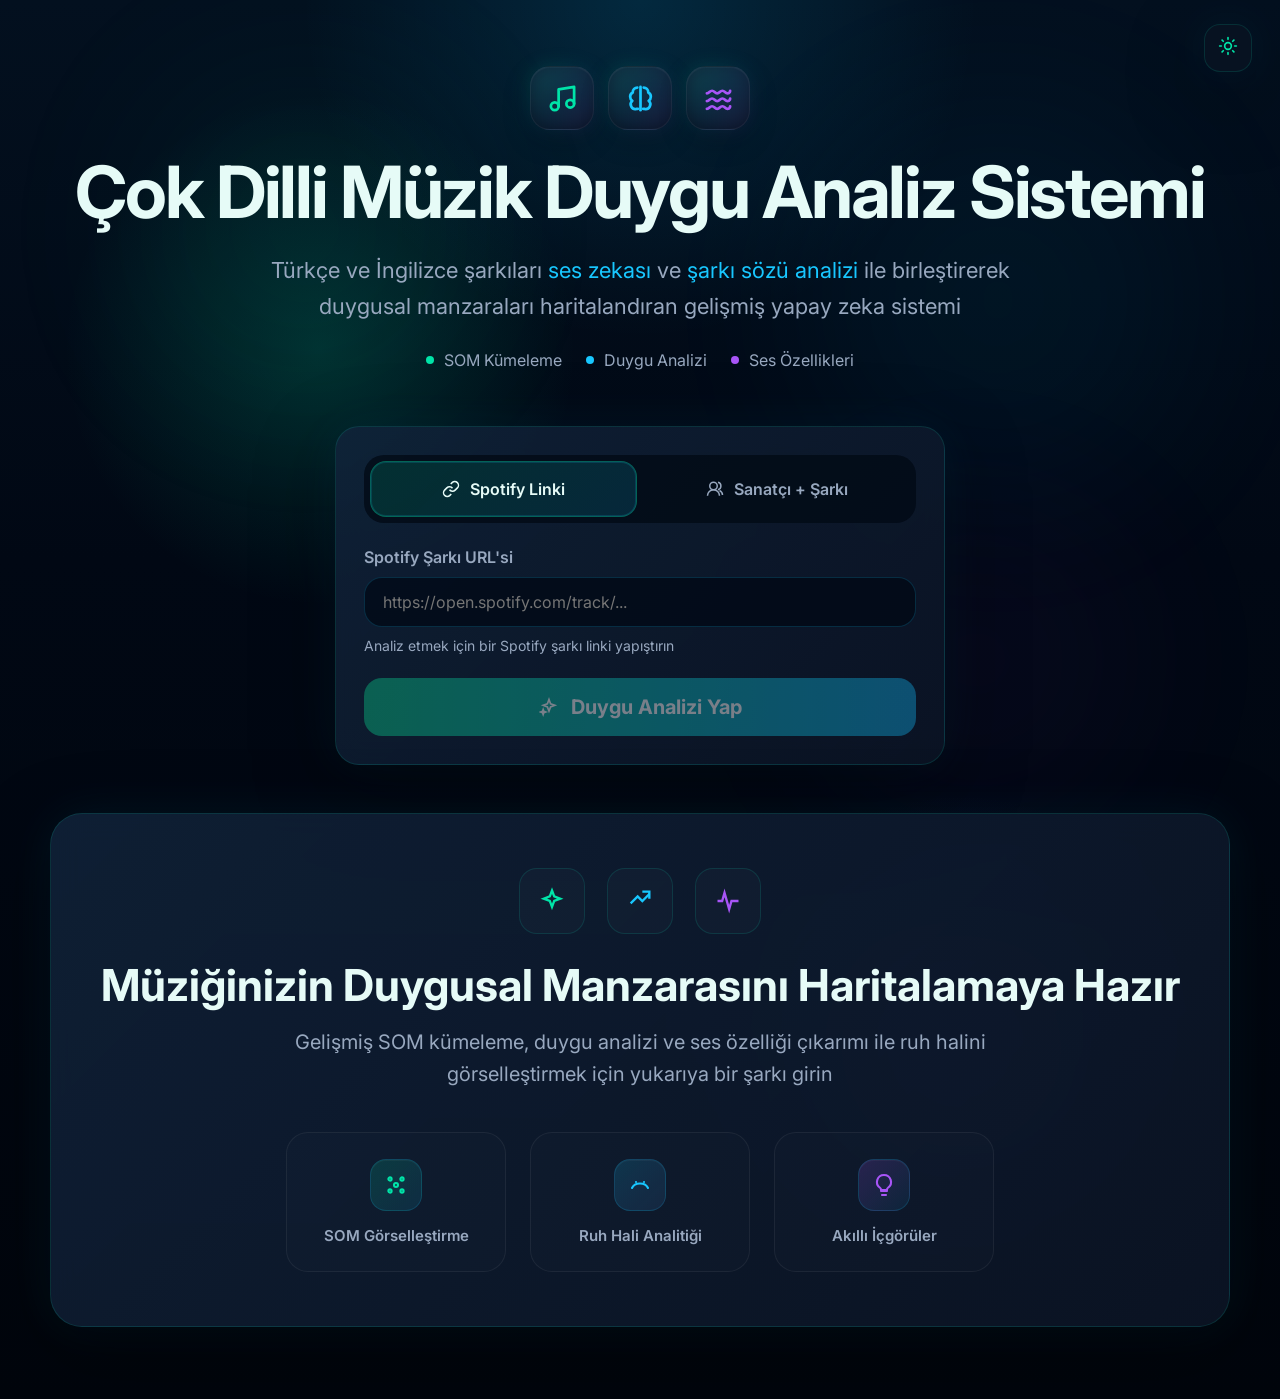
<file: frontend/index.html>
<!DOCTYPE html>
<html lang="tr">

<head>
  <meta charset="UTF-8" />
  <meta name="viewport" content="width=device-width, initial-scale=1.0" />
  <title>Çok Dilli Müzik Duygu Analiz Sistemi</title>
  <link rel="preconnect" href="https://fonts.googleapis.com">
  <link rel="preconnect" href="https://fonts.gstatic.com" crossorigin>
  <link href="https://fonts.googleapis.com/css2?family=Inter:wght@400;500;600;700;800&display=swap" rel="stylesheet">
  <link rel="stylesheet" href="styles.css" />
  <link rel="stylesheet" href="styles-extra.css" />
</head>

<body data-theme="dark">
  <div class="bg-orb orb-1"></div>
  <div class="bg-orb orb-2"></div>
  <div class="bg-orb orb-3"></div>

  <button class="theme-toggle" id="themeToggle" aria-label="Temayı değiştir">
    <span class="theme-toggle__sun">
      <svg viewBox="0 0 24 24" fill="none" stroke="currentColor" stroke-width="2" stroke-linecap="round"
        stroke-linejoin="round">
        <circle cx="12" cy="12" r="4"></circle>
        <path d="M12 2v2"></path><path d="M12 20v2"></path>
        <path d="m4.93 4.93 1.41 1.41"></path><path d="m17.66 17.66 1.41 1.41"></path>
        <path d="M2 12h2"></path><path d="M20 12h2"></path>
        <path d="m6.34 17.66-1.41 1.41"></path><path d="m19.07 4.93-1.41 1.41"></path>
      </svg>
    </span>
  </button>

  <main class="page">
    <!-- HERO -->
    <section class="hero container">
      <div class="hero-icons">
        <div class="icon-wrapper music-icon" aria-hidden="true">
          <svg viewBox="0 0 24 24" fill="none" stroke="currentColor" stroke-width="2.1" stroke-linecap="round" stroke-linejoin="round">
            <path d="M9 18V5l12-2v13"></path><circle cx="6" cy="18" r="3"></circle><circle cx="18" cy="16" r="3"></circle>
          </svg>
        </div>
        <div class="icon-wrapper brain-icon" aria-hidden="true">
          <svg viewBox="0 0 24 24" fill="none" stroke="currentColor" stroke-width="2.1" stroke-linecap="round" stroke-linejoin="round">
            <path d="M9.5 3.5A3.5 3.5 0 0 0 6 7v.3A3.7 3.7 0 0 0 4 10.7c0 1.3.66 2.45 1.68 3.1A3.6 3.6 0 0 0 9 20h1"></path>
            <path d="M14.5 3.5A3.5 3.5 0 0 1 18 7v.3a3.7 3.7 0 0 1 2 3.4c0 1.3-.66 2.45-1.68 3.1A3.6 3.6 0 0 1 15 20h-1"></path>
            <path d="M12 3v18"></path>
          </svg>
        </div>
        <div class="icon-wrapper wave-icon" aria-hidden="true">
          <svg viewBox="0 0 24 24" fill="none" stroke="currentColor" stroke-width="2.1" stroke-linecap="round" stroke-linejoin="round">
            <path d="M3 8c2 0 2-2 4-2s2 2 4 2 2-2 4-2 2 2 4 2 2-2 2-2"></path>
            <path d="M3 14c2 0 2-2 4-2s2 2 4 2 2-2 4-2 2 2 4 2 2-2 2-2"></path>
            <path d="M3 20c2 0 2-2 4-2s2 2 4 2 2-2 4-2 2 2 4 2 2-2 2-2"></path>
          </svg>
        </div>
      </div>

      <h1>Çok Dilli Müzik Duygu Analiz Sistemi</h1>
      <p class="hero-subtitle">
        Türkçe ve İngilizce şarkıları <span>ses zekası</span> ve <span>şarkı sözü analizi</span>
        ile birleştirerek duygusal manzaraları haritalandıran gelişmiş yapay zeka sistemi
      </p>

      <div class="hero-tags">
        <span><i class="dot dot-green"></i>SOM Kümeleme</span>
        <span><i class="dot dot-cyan"></i>Duygu Analizi</span>
        <span><i class="dot dot-purple"></i>Ses Özellikleri</span>
      </div>
    </section>

    <!-- ANALYZER (input form) -->
    <section class="analyzer container glass-panel">
      <div class="input-tabs" role="tablist" aria-label="Girdi tipi seçimi">
        <button class="tab-btn active" data-mode="spotify" role="tab" aria-selected="true">
          <svg viewBox="0 0 24 24" fill="none" stroke="currentColor" stroke-width="2">
            <path d="M10 13a5 5 0 0 0 7.54.54l3-3a5 5 0 0 0-7.07-7.07L11.65 5.3"></path>
            <path d="M14 11a5 5 0 0 0-7.54-.54l-3 3a5 5 0 0 0 7.07 7.07l1.83-1.83"></path>
          </svg>
          Spotify Linki
        </button>
        <button class="tab-btn" data-mode="manual" role="tab" aria-selected="false">
          <svg viewBox="0 0 24 24" fill="none" stroke="currentColor" stroke-width="2">
            <path d="M18 21a8 8 0 0 0-16 0"></path><circle cx="10" cy="8" r="5"></circle>
            <path d="M22 20c0-3-2-5-4-6"></path><path d="M16 3.13a5 5 0 0 1 0 9.75"></path>
          </svg>
          Sanatçı + Şarkı
        </button>
      </div>

      <form id="analysisForm" class="analysis-form" novalidate>
        <div class="mode-panel" id="spotifyPanel">
          <label class="field-label" for="spotifyUrl">Spotify Şarkı URL'si</label>
          <input id="spotifyUrl" class="field-input" type="url" placeholder="https://open.spotify.com/track/..." />
          <p class="helper-text">Analiz etmek için bir Spotify şarkı linki yapıştırın</p>
        </div>

        <div class="mode-panel hidden" id="manualPanel">
          <label class="field-label" for="artistName">Sanatçı Adı</label>
          <input id="artistName" class="field-input" type="text" placeholder="Sezen Aksu" />
          <label class="field-label second-label" for="songName">Şarkı Adı</label>
          <input id="songName" class="field-input" type="text" placeholder="Zalim" />
          <p class="helper-text">Manuel analiz için hem sanatçı hem de şarkı adını girin</p>
        </div>

        <button class="primary-btn" id="analyzeBtn" type="submit" disabled>
          <svg viewBox="0 0 24 24" fill="none" stroke="currentColor" stroke-width="2">
            <path d="m12 3 1.9 5.1L19 10l-5.1 1.9L12 17l-1.9-5.1L5 10l5.1-1.9L12 3Z"></path>
            <path d="M5 21l.8-2.2L8 18l-2.2-.8L5 15l-.8 2.2L2 18l2.2.8L5 21Z"></path>
          </svg>
          Duygu Analizi Yap
        </button>
      </form>

      <!-- API hatası göstergesi -->
      <div id="errorBanner" class="error-banner hidden"></div>
    </section>

    <!-- EMPTY STATE -->
    <section class="container state-panel glass-panel" id="emptyState">
      <div class="state-icons">
        <span class="mini-icon mini-green">
          <svg viewBox="0 0 24 24" fill="none" stroke="currentColor" stroke-width="2"><path d="m12 3 1.9 5.1L19 10l-5.1 1.9L12 17l-1.9-5.1L5 10l5.1-1.9L12 3Z"></path></svg>
        </span>
        <span class="mini-icon mini-cyan">
          <svg viewBox="0 0 24 24" fill="none" stroke="currentColor" stroke-width="2"><path d="m4 14 6-6 4 4 6-6"></path><path d="M20 10V4h-6"></path></svg>
        </span>
        <span class="mini-icon mini-purple">
          <svg viewBox="0 0 24 24" fill="none" stroke="currentColor" stroke-width="2"><path d="M3 12h4l2-7 4 14 2-7h6"></path></svg>
        </span>
      </div>
      <h2>Müziğinizin Duygusal Manzarasını Haritalamaya Hazır</h2>
      <p>Gelişmiş SOM kümeleme, duygu analizi ve ses özelliği çıkarımı ile ruh halini görselleştirmek için yukarıya bir şarkı girin</p>
      <div class="empty-grid">
        <div class="empty-box"><div class="empty-icon icon-som">
          <svg viewBox="0 0 24 24" fill="none" stroke="currentColor" stroke-width="2.1" stroke-linecap="round" stroke-linejoin="round">
            <circle cx="6" cy="6" r="1.6"></circle><circle cx="18" cy="6" r="1.6"></circle><circle cx="6" cy="18" r="1.6"></circle><circle cx="18" cy="18" r="1.6"></circle><circle cx="12" cy="12" r="2"></circle>
          </svg></div><strong>SOM Görselleştirme</strong></div>
        <div class="empty-box"><div class="empty-icon icon-mood">
          <svg viewBox="0 0 24 24" fill="none" stroke="currentColor" stroke-width="2.1" stroke-linecap="round" stroke-linejoin="round">
            <path d="M4 15c1.2-2.8 3.8-4.5 8-4.5s6.8 1.7 8 4.5"></path><path d="M8 9h.01"></path><path d="M16 9h.01"></path>
          </svg></div><strong>Ruh Hali Analitiği</strong></div>
        <div class="empty-box"><div class="empty-icon icon-insight">
          <svg viewBox="0 0 24 24" fill="none" stroke="currentColor" stroke-width="2.1" stroke-linecap="round" stroke-linejoin="round">
            <path d="M9 18h6"></path><path d="M10 22h4"></path><path d="M12 2a7 7 0 0 0-4 12.75c.6.42 1 1.1 1 1.84V17h6v-.41c0-.74.4-1.42 1-1.84A7 7 0 0 0 12 2z"></path>
          </svg></div><strong>Akıllı İçgörüler</strong></div>
      </div>
    </section>

    <!-- LOADING -->
    <section class="container state-panel glass-panel hidden" id="loadingState">
      <div class="loader-ring"></div>
      <h2>Şarkınız Analiz Ediliyor</h2>
      <div class="progress-bar"><span id="progressFill"></span></div>
      <ul class="loading-steps" id="loadingSteps">
        <li class="active">Track özellikleri çıkarılıyor</li>
        <li>Şarkı sözü duygusu inceleniyor</li>
        <li>Duygusal koordinatlar hesaplanıyor</li>
        <li>SOM küme haritası oluşturuluyor</li>
      </ul>
    </section>

    <!-- RESULTS -->
    <section class="container results hidden" id="resultsSection">
      <!-- SOM panel -->
      <div class="glass-panel som-panel">
        <h2>Kendini Düzenleyen Harita Analizi</h2>
        <p>Duygusal konumlandırma ve ruh hali küme görselleştirmesi</p>
        <div class="som-map" id="somMap">
          <div class="som-region region-top-left">Enerjik</div>
          <div class="som-region region-top-right">Mutlu</div>
          <div class="som-region region-center">Nötr</div>
          <div class="som-region region-bottom-left">Sakin</div>
          <div class="som-region region-bottom-right">Melankolik</div>
          <div class="coord-chip" id="coordChip">Konum: (—, —)</div>
          <div class="song-marker" id="songMarker"></div>
        </div>
      </div>

      <!-- Mood + Song info (with Spotify preview) -->
      <div class="result-grid top-grid">
        <article class="glass-panel summary-card">
          <div class="card-head">
            <div>
              <span class="eyebrow">Tahmin Edilen Ruh Hali</span>
              <h3 id="moodTitle">—</h3>
            </div>
            <div class="icon-badge badge-green">
              <svg viewBox="0 0 24 24" fill="none" stroke="currentColor" stroke-width="2">
                <path d="M19 14c1.49-1.46 2-3.23 2-4.8A5.2 5.2 0 0 0 15.8 4C14.24 4 12.7 4.74 12 6c-.7-1.26-2.24-2-3.8-2A5.2 5.2 0 0 0 3 9.2c0 1.57.51 3.34 2 4.8L12 21Z"></path>
              </svg>
            </div>
          </div>
          <div class="metric-row">
            <div class="metric-head"><span>Güven</span><strong id="confidenceValue">—</strong></div>
            <div class="metric-track"><span id="confidenceBar"></span></div>
          </div>
          <div class="metric-row">
            <div class="metric-head"><span>Yoğunluk</span><strong id="intensityValue">—</strong></div>
            <div class="metric-track purple"><span id="intensityBar"></span></div>
          </div>
          <div class="card-footnote" id="footnote">—</div>
        </article>

        <article class="glass-panel song-card">
          <div class="card-head">
            <div class="song-card__head-text">
              <span class="eyebrow">Şarkı Bilgisi</span>
              <h3 id="songTitle">—</h3>
              <p class="artist" id="artistTitle">—</p>
            </div>
            <img id="albumArt" class="album-art hidden" alt="Albüm kapağı" />
          </div>

          <!-- Spotify preview audio (30 sn) -->
          <div id="previewPlayer" class="preview-player hidden">
            <audio id="previewAudio" controls preload="none"></audio>
            <a id="spotifyOpenLink" class="spotify-link" href="#" target="_blank" rel="noopener">
              Spotify'da Aç →
            </a>
          </div>

          <div class="meta-list">
            <div><span>Kaynak:</span> <strong id="sourceValue">—</strong></div>
            <div><span>Dil:</span> <strong class="pill" id="languageValue">—</strong></div>
          </div>
        </article>
      </div>

      <!-- Audio features + Mood distribution -->
      <div class="result-grid charts-grid">
        <article class="glass-panel chart-card">
          <div class="chart-card__head">
            <h3>Müzikal DNA</h3>
            <div class="legend">
              <span><i class="dot dot-green"></i>Şarkı</span>
              <span><i class="dot dot-cyan"></i>Hücre Ortalaması</span>
            </div>
          </div>
          <svg class="radar-svg" viewBox="0 0 420 320" id="radarChart"></svg>
          <p class="chart-card__caption" id="dnaCaption">—</p>
        </article>

        <article class="glass-panel chart-card">
          <h3>Ruh Hali Dağılımı</h3>
          <div class="horizontal-chart" id="moodBars"></div>
        </article>
      </div>

      <!-- Lyrics analysis -->
      <article class="glass-panel chart-card full-width">
        <h3>Duygu Analizi</h3>
        <div class="vertical-chart" id="lyricsBars"></div>
      </article>

      <!-- Neighbors panel -->
      <article class="glass-panel chart-card full-width">
        <div class="chart-card__head">
          <h3>Komşu Şarkılar <small id="neighborsCount" class="muted"></small></h3>
        </div>
        <p class="muted">Aynı SOM hücresindeki diğer şarkılar — tıklayıp dinleyebilirsin.</p>
        <div id="neighborsGrid" class="neighbors-grid"></div>
      </article>

      <!-- Word cloud -->
      <article class="glass-panel chart-card full-width">
        <div class="chart-card__head">
          <h3>Bu Hücrenin Kelime Bulutu</h3>
        </div>
        <p class="muted">Bu duygusal bölgedeki şarkı sözlerinde en çok geçen kelimeler.</p>
        <div id="wordCloud" class="word-cloud"></div>
      </article>

      <!-- Journey planner -->
      <article class="glass-panel chart-card full-width">
        <div class="chart-card__head">
          <h3>Yolculuk Listesi Oluştur</h3>
        </div>
        <p class="muted">Şarkının bulunduğu hücreden seçtiğin bir bölgeye <strong>kademeli</strong> bir çalma listesi.</p>

        <div class="journey-controls">
          <div class="journey-field">
            <label>Başlangıç</label>
            <span id="journeyStart" class="journey-pill">—</span>
          </div>
          <div class="journey-field">
            <label>Hedef Ruh Hali</label>
            <select id="journeyTarget">
              <option value="0,0">Enerjik (sol-üst)</option>
              <option value="0,19">Mutlu (sağ-üst)</option>
              <option value="10,10">Nötr (merkez)</option>
              <option value="19,0">Sakin (sol-alt)</option>
              <option value="19,19">Melankolik (sağ-alt)</option>
            </select>
          </div>
          <div class="journey-field">
            <label>Adım Sayısı</label>
            <input type="number" id="journeySteps" min="3" max="20" value="8" />
          </div>
          <button id="journeyBtn" class="primary-btn journey-btn">Yolculuk Oluştur</button>
        </div>

        <p id="journeyNarrative" class="journey-narrative hidden"></p>
        <ol id="journeyList" class="journey-list"></ol>
      </article>
    </section>
  </main>

  <script src="script.js"></script>
</body>

</html>
</file>
<file: frontend/styles.css>
:root {
  --bg: #020617;
  --bg-secondary: #061428;
  --surface: rgba(13, 27, 45, 0.84);
  --surface-strong: rgba(8, 19, 34, 0.95);
  --surface-soft: rgba(17, 31, 53, 0.68);
  --text: #e6fbf7;
  --text-soft: #98a8bf;
  --border: rgba(0, 255, 200, 0.12);
  --shadow: 0 24px 80px rgba(0, 0, 0, 0.4), 0 0 50px rgba(0, 197, 255, 0.08);
  --green: #00e4a8;
  --green-2: #00b88a;
  --cyan: #18c7ff;
  --purple: #a855f7;
  --yellow: #fbbf24;
  --graybar: #7a8699;
  --panel-gradient: linear-gradient(135deg, rgba(17, 36, 60, 0.82), rgba(11, 20, 36, 0.92));
  --page-gradient: radial-gradient(circle at top center, rgba(0, 194, 255, 0.14), transparent 22%),
    radial-gradient(circle at 25% 25%, rgba(0, 228, 168, 0.16), transparent 18%),
    radial-gradient(circle at 75% 75%, rgba(124, 58, 237, 0.12), transparent 18%),
    linear-gradient(180deg, #03101f 0%, #010814 40%, #00050c 100%);
}

* { box-sizing: border-box; }
html { scroll-behavior: smooth; }
body {
  margin: 0;
  min-height: 100vh;
  font-family: "Inter", system-ui, sans-serif;
  color: var(--text);
  background: var(--page-gradient);
  overflow-x: hidden;
}

button, input { font: inherit; }
.hidden { display: none !important; }

.page {
  position: relative;
  padding: 42px 0 72px;
}

.container {
  width: min(1180px, calc(100% - 40px));
  margin: 0 auto;
}

.bg-orb {
  position: fixed;
  border-radius: 50%;
  filter: blur(110px);
  opacity: 0.32;
  pointer-events: none;
  z-index: -1;
}
.orb-1 { width: 300px; height: 300px; top: 80px; left: 12%; background: rgba(0, 228, 168, 0.22); }
.orb-2 { width: 360px; height: 360px; top: 120px; right: 8%; background: rgba(24, 199, 255, 0.2); }
.orb-3 { width: 300px; height: 300px; bottom: 10%; right: 12%; background: rgba(168, 85, 247, 0.18); }

.theme-toggle {
  position: fixed;
  top: 24px;
  right: 28px;
  width: 48px;
  height: 48px;
  border-radius: 16px;
  border: 1px solid var(--border);
  background: var(--surface-strong);
  color: var(--green);
  box-shadow: var(--shadow);
  display: grid;
  place-items: center;
  cursor: pointer;
  z-index: 10;
}
.theme-toggle svg { width: 20px; height: 20px; }

.glass-panel {
  background: var(--panel-gradient);
  border: 1px solid var(--border);
  box-shadow: var(--shadow);
  backdrop-filter: blur(16px);
}

.hero {
  text-align: center;
  padding-top: 24px;
}
.hero-icons {
  display: inline-flex;
  align-items: center;
  gap: 14px;
  margin-bottom: 24px;
}

.icon-wrapper {
  width: 64px;
  height: 64px;
  border-radius: 20px;
  display: grid;
  place-items: center;
  position: relative;
  background:
    linear-gradient(180deg, rgba(18, 35, 58, 0.9), rgba(8, 18, 34, 0.92));
  border: 1px solid rgba(255, 255, 255, 0.06);
  box-shadow:
    0 10px 28px rgba(0, 0, 0, 0.24),
    inset 0 1px 0 rgba(255, 255, 255, 0.04);
  backdrop-filter: blur(10px);
}

.icon-wrapper::before {
  content: "";
  position: absolute;
  inset: -1px;
  border-radius: inherit;
  background: linear-gradient(135deg,
    rgba(0, 228, 168, 0.36),
    rgba(24, 199, 255, 0.18),
    rgba(168, 85, 247, 0.24));
  z-index: -1;
  filter: blur(10px);
  opacity: 0.55;
}

.icon-wrapper svg {
  width: 31px;
  height: 31px;
}

.music-icon { color: var(--green); }
.brain-icon { color: var(--cyan); }
.wave-icon  { color: var(--purple); }

body[data-theme="light"] .icon-wrapper {
  background: linear-gradient(180deg, rgba(255,255,255,0.9), rgba(241,248,255,0.92));
  border: 1px solid rgba(24, 199, 255, 0.12);
}
.hero h1 {
  margin: 0;
  font-size: clamp(42px, 6vw, 72px);
  font-weight: 700;
  line-height: 1.05;
  letter-spacing: -0.03em;
}
.hero-subtitle {
  width: min(820px, 100%);
  margin: 22px auto 0;
  font-size: clamp(18px, 2vw, 22px);
  color: var(--text-soft);
  line-height: 1.65;
}
.hero-subtitle span {
  color: var(--cyan);
}
.hero-tags {
  margin-top: 26px;
  display: flex;
  justify-content: center;
  flex-wrap: wrap;
  gap: 24px;
  color: var(--text-soft);
}
.hero-tags span {
  display: inline-flex;
  align-items: center;
  gap: 10px;
}
.dot {
  width: 8px;
  height: 8px;
  border-radius: 50%;
  display: inline-block;
}
.dot-green { background: var(--green); }
.dot-cyan { background: var(--cyan); }
.dot-purple { background: var(--purple); }

.analyzer {
  width: min(610px, calc(100% - 40px));
  margin-top: 56px;
  padding: 28px;
  border-radius: 24px;
}
.input-tabs {
  display: grid;
  grid-template-columns: 1fr 1fr;
  gap: 6px;
  padding: 6px;
  border-radius: 20px;
  background: rgba(2, 10, 22, 0.8);
}
.tab-btn {
  min-height: 56px;
  border: 1px solid transparent;
  border-radius: 16px;
  background: transparent;
  color: var(--text-soft);
  cursor: pointer;
  font-weight: 600;
  display: inline-flex;
  align-items: center;
  justify-content: center;
  gap: 10px;
  transition: 0.25s ease;
}
.tab-btn svg { width: 18px; height: 18px; }
.tab-btn.active {
  color: var(--text);
  background: linear-gradient(135deg, rgba(0, 228, 168, 0.16), rgba(24, 199, 255, 0.14));
  border-color: rgba(0, 228, 168, 0.3);
  box-shadow: inset 0 0 0 1px rgba(24, 199, 255, 0.15);
}
.analysis-form {
  margin-top: 24px;
}
.field-label {
  display: block;
  margin-bottom: 10px;
  font-weight: 600;
  color: var(--text-soft);
}
.second-label { margin-top: 18px; }
.field-input {
  width: 100%;
  height: 50px;
  border-radius: 18px;
  border: 1px solid rgba(24, 199, 255, 0.18);
  background: rgba(0, 8, 20, 0.7);
  color: var(--text);
  padding: 0 18px;
  outline: none;
  transition: 0.25s ease;
}
body[data-theme="light"] .field-input {
  background: rgba(255, 255, 255, 0.72);
}
.field-input:focus {
  border-color: rgba(24, 199, 255, 0.62);
  box-shadow: 0 0 0 3px rgba(24, 199, 255, 0.12);
}
.helper-text {
  font-size: 14px;
  color: var(--text-soft);
  margin: 10px 0 0;
}
.primary-btn {
  width: 100%;
  margin-top: 24px;
  min-height: 58px;
  border: 0;
  border-radius: 18px;
  background: linear-gradient(90deg, #09b77e 0%, #1099d0 100%);
  color: white;
  font-weight: 700;
  font-size: 20px;
  display: inline-flex;
  align-items: center;
  justify-content: center;
  gap: 12px;
  cursor: pointer;
  box-shadow: 0 18px 40px rgba(0, 228, 168, 0.18);
  transition: transform 0.22s ease, opacity 0.22s ease;
}
.primary-btn svg { width: 20px; height: 20px; }
.primary-btn:hover:not(:disabled) { transform: translateY(-1px); }
.primary-btn:disabled {
  opacity: 0.45;
  cursor: not-allowed;
  box-shadow: none;
}

.state-panel {
  margin-top: 48px;
  border-radius: 32px;
  padding: 54px 28px;
  text-align: center;
}
.state-icons {
  display: flex;
  justify-content: center;
  gap: 22px;
  margin-bottom: 24px;
}
.mini-icon {
  width: 66px;
  height: 66px;
  border-radius: 18px;
  display: grid;
  place-items: center;
  background: rgba(255, 255, 255, 0.02);
  border: 1px solid var(--border);
}
.mini-icon svg { width: 28px; height: 28px; }
.mini-green { color: var(--green); }
.mini-cyan { color: var(--cyan); }
.mini-purple { color: var(--purple); }
.state-panel h2 {
  margin: 0;
  font-size: clamp(28px, 4vw, 44px);
}
.state-panel p {
  width: min(760px, 100%);
  margin: 14px auto 0;
  color: var(--text-soft);
  font-size: 20px;
  line-height: 1.6;
}
.empty-grid {
  margin-top: 42px;
  display: grid;
  grid-template-columns: repeat(3, minmax(180px, 220px));
  justify-content: center;
  gap: 24px;
}
.empty-box {
  border-radius: 22px;
  padding: 26px 18px;
  border: 1px solid rgba(255, 255, 255, 0.06);
  background: rgba(255, 255, 255, 0.01);
  text-align: center;
}

.empty-icon {
  width: 52px;
  height: 52px;
  border-radius: 16px;
  display: grid;
  place-items: center;
  margin: 0 auto 14px;
  border: 1px solid rgba(24, 199, 255, 0.16);
  box-shadow: inset 0 1px 0 rgba(255,255,255,0.04);
}

.empty-icon svg {
  width: 24px;
  height: 24px;
}

.icon-som {
  color: var(--green);
  background: linear-gradient(135deg, rgba(0, 228, 168, 0.16), rgba(24, 199, 255, 0.10));
}

.icon-mood {
  color: var(--cyan);
  background: linear-gradient(135deg, rgba(24, 199, 255, 0.16), rgba(90, 160, 255, 0.10));
}

.icon-insight {
  color: var(--purple);
  background: linear-gradient(135deg, rgba(168, 85, 247, 0.18), rgba(24, 199, 255, 0.08));
}

.empty-box strong {
  color: var(--text-soft);
  font-weight: 600;
  font-size: 15px;
}
.loader-ring {
  width: 84px;
  height: 84px;
  margin: 0 auto 24px;
  border-radius: 50%;
  border: 4px solid transparent;
  border-top-color: var(--green);
  border-right-color: var(--cyan);
  border-bottom-color: var(--purple);
  animation: spin 1.1s linear infinite;
  box-shadow:
    0 0 20px rgba(0, 228, 168, 0.14),
    0 0 34px rgba(168, 85, 247, 0.1);
}
.progress-bar {
  width: min(420px, 100%);
  height: 8px;
  margin: 22px auto 26px;
  background: rgba(255, 255, 255, 0.08);
  border-radius: 999px;
  overflow: hidden;
}
.progress-bar span {
  display: block;
  width: 22%;
  height: 100%;
  border-radius: inherit;
  background: linear-gradient(90deg, var(--green), var(--purple));
  transition: width 0.35s ease;
}
.loading-steps {
  list-style: none;
  padding: 0;
  margin: 0 auto 34px;
  width: min(540px, 100%);
  display: grid;
  gap: 12px;
}
#loadingState h2 {
  font-size: clamp(34px, 5vw, 58px);
  line-height: 1.08;
  margin-bottom: 12px;
  letter-spacing: -0.03em;
}
.loading-steps li {
  font-size: 17px;
  font-weight: 600;
  letter-spacing: -0.01em;
  color: var(--text-soft);
  opacity: 0.2;
  transform: translateY(10px);
  filter: blur(3px);
  transition:
    opacity 0.45s ease,
    transform 0.45s ease,
    filter 0.45s ease,
    color 0.45s ease;
}

.loading-steps li.active {
  opacity: 1;
  transform: translateY(0);
  filter: blur(0);
  background: linear-gradient(90deg, var(--green), var(--cyan), var(--purple));
  background-size: 200% 100%;
  -webkit-background-clip: text;
  background-clip: text;
  color: transparent;
  -webkit-text-fill-color: transparent;
  animation: gradientTextFlow 2.2s linear infinite, stepPop 0.55s ease;
}

.loading-steps li.done {
  opacity: 0.62;
  transform: translateY(0);
  filter: blur(0);
  color: var(--text-soft);
}

@keyframes gradientTextFlow {
  0% { background-position: 0% 50%; }
  100% { background-position: 200% 50%; }
}

@keyframes stepPop {
  0% {
    opacity: 0;
    transform: translateY(12px) scale(0.98);
    filter: blur(4px);
  }
  100% {
    opacity: 1;
    transform: translateY(0) scale(1);
    filter: blur(0);
  }
}
.grid-loader {
  width: min(460px, 100%);
  margin: 0 auto;
  display: grid;
  grid-template-columns: repeat(5, 1fr);
  gap: 8px;
}
.grid-loader span {
  display: block;
  aspect-ratio: 1;
  border-radius: 8px;
  background: rgba(255, 255, 255, 0.03);
  border: 1px solid rgba(255,255,255,0.04);
  animation: pulse 1.5s infinite ease-in-out;
}
.grid-loader span:nth-child(odd) { animation-delay: 0.15s; }
.grid-loader span:nth-child(3n) { animation-delay: 0.35s; }

.results {
  margin-top: 48px;
  display: grid;
  gap: 24px;
}
.som-panel {
  border-radius: 32px;
  padding: 36px 28px 28px;
}
.som-panel h2 {
  margin: 0;
  font-size: clamp(34px, 4vw, 56px);
  text-align: center;
}
.som-panel p {
  text-align: center;
  color: var(--text-soft);
  margin: 12px 0 28px;
  font-size: 20px;
}
.som-map {
  position: relative;
  width: min(680px, 100%);
  aspect-ratio: 1 / 1;
  margin: 0 auto;
  border-radius: 22px;
  overflow: hidden;
  border: 1px solid rgba(255,255,255,0.04);
  background:
    radial-gradient(circle at 50% 50%, rgba(255,255,255,0.03), transparent 34%),
    linear-gradient(180deg, rgba(255,255,255,0.02), rgba(255,255,255,0.01));
}
.som-map::before {
  content: "";
  position: absolute;
  inset: 0;
  background-image:
    radial-gradient(circle, rgba(130, 150, 180, 0.18) 0 3px, transparent 3.5px);
  background-size: 20% 20%;
  background-position: 10% 10%;
  opacity: 0.6;
}
.som-region {
  position: absolute;
  width: 170px;
  height: 170px;
  border-radius: 50%;
  border: 3px solid rgba(255,255,255,0.05);
  display: grid;
  place-items: center;
  color: var(--text-soft);
  font-size: 16px;
  background: rgba(255,255,255,0.02);
}
.region-top-left { top: -26px; left: -34px; }
.region-top-right { top: -26px; right: -34px; }
.region-center { top: 34%; left: 35%; }
.region-bottom-left { left: -34px; bottom: -26px; }
.region-bottom-right { right: -34px; bottom: -26px; }
.coord-chip {
  position: absolute;
  top: 16px;
  right: 16px;
  padding: 12px 16px;
  border-radius: 16px;
  border: 1px solid rgba(0, 228, 168, 0.24);
  background: rgba(3, 17, 24, 0.8);
  color: var(--green);
  font-weight: 600;
  z-index: 2;
}
.song-marker {
  --marker-x: 74%;
  --marker-y: 46%;
  position: absolute;
  width: 90px;
  height: 90px;
  left: calc(var(--marker-x) - 45px);
  top: calc(var(--marker-y) - 45px);
  border-radius: 50%;
  background: radial-gradient(circle at 50% 50%, #efefef 0 28%, var(--green) 29% 64%, transparent 65%);
  box-shadow: 0 0 0 2px rgba(0, 228, 168, 0.08), 0 0 34px rgba(0, 228, 168, 0.22);
}
.song-marker::before {
  content: "";
  position: absolute;
  inset: -20px;
  border-radius: inherit;
  border: 3px dashed rgba(0, 228, 168, 0.8);
  animation: pulse-ring 2s ease-out infinite;
}

.result-grid {
  display: grid;
  gap: 24px;
}
.top-grid {
  grid-template-columns: 1fr 1fr;
}
.charts-grid {
  grid-template-columns: 1fr 1fr;
}
.summary-card,
.song-card,
.chart-card {
  border-radius: 26px;
  padding: 24px;
}
.card-head {
  display: flex;
  justify-content: space-between;
  gap: 16px;
  align-items: flex-start;
}
.eyebrow {
  display: block;
  color: var(--text-soft);
  font-size: 14px;
  margin-bottom: 8px;
}
.summary-card h3,
.song-card h3,
.chart-card h3 {
  margin: 0;
  font-size: clamp(28px, 3vw, 40px);
}
.song-card .artist { color: var(--text-soft); margin: 10px 0 0; font-size: 20px; }
.icon-badge {
  width: 52px;
  height: 52px;
  display: grid;
  place-items: center;
  border-radius: 16px;
  border: 1px solid var(--border);
}
.icon-badge svg { width: 24px; height: 24px; }
.badge-green { color: var(--green); background: rgba(0, 228, 168, 0.08); }
.badge-cyan { color: var(--cyan); background: rgba(24, 199, 255, 0.08); }
.badge-purple { color: var(--purple); background: rgba(168, 85, 247, 0.08); }
.metric-row { margin-top: 22px; }
.metric-head {
  display: flex;
  align-items: center;
  justify-content: space-between;
  margin-bottom: 10px;
}
.metric-head span { color: var(--text-soft); }
.metric-head strong { color: var(--text); }
.metric-track {
  height: 8px;
  background: rgba(255,255,255,0.07);
  border-radius: 999px;
  overflow: hidden;
}
.metric-track span {
  display: block;
  width: 70%;
  height: 100%;
  background: linear-gradient(90deg, var(--green), var(--cyan));
}
.metric-track.purple span {
  background: linear-gradient(90deg, #4daaf8, var(--purple));
}
.card-footnote {
  margin-top: 20px;
  padding-top: 16px;
  border-top: 1px solid rgba(255,255,255,0.06);
  color: var(--text-soft);
}
.meta-list {
  margin-top: 22px;
  display: grid;
  gap: 14px;
}
.meta-list div {
  display: flex;
  gap: 8px;
  align-items: center;
  color: var(--text-soft);
}
.pill {
  padding: 8px 12px;
  border-radius: 12px;
  background: rgba(168, 85, 247, 0.14);
  color: var(--purple);
  font-weight: 700;
}
.insight-head {
  display: flex;
  align-items: center;
  gap: 14px;
  font-weight: 700;
  color: var(--purple);
  margin-bottom: 18px;
}
.insight-card p {
  margin: 0;
  color: var(--text);
  line-height: 1.65;
  font-size: 18px;
}
.chart-card h3 { font-size: 20px; margin-bottom: 20px; }
.full-width { width: 100%; }

.radar-svg {
  width: 100%;
  height: 340px;
  display: block;
}
.horizontal-chart,
.vertical-chart {
  min-height: 320px;
}
.mood-row {
  display: grid;
  grid-template-columns: 90px 1fr 52px;
  align-items: center;
  gap: 16px;
  margin-bottom: 18px;
}
.mood-row .label { color: var(--text-soft); }
.mood-track {
  height: 40px;
  border-radius: 12px;
  background: rgba(255,255,255,0.04);
  position: relative;
  overflow: hidden;
}
.mood-fill {
  position: absolute;
  inset: 0 auto 0 0;
  border-radius: inherit;
}
.mood-value { color: var(--text-soft); text-align: right; }

.vertical-chart {
  display: grid;
  grid-template-columns: repeat(3, 1fr);
  gap: 26px;
  align-items: end;
  padding-top: 24px;
  min-height: 260px;
}
.vertical-item {
  display: grid;
  gap: 12px;
  align-items: end;
}
.vertical-bar-wrap {
  height: 180px;
  display: flex;
  align-items: end;
  padding-inline: 14px;
}
.vertical-bar {
  width: 100%;
  border-radius: 14px 14px 6px 6px;
  background: linear-gradient(180deg, #b063ff 0%, #8f4df0 100%);
  box-shadow: inset 0 1px 0 rgba(255,255,255,0.1);
}
.vertical-label {
  color: var(--text-soft);
  text-align: center;
  font-size: 15px;
}
.vertical-score {
  text-align: center;
  font-weight: 700;
}

@keyframes spin { to { transform: rotate(360deg); } }
@keyframes pulse { 0%, 100% { opacity: 0.55; } 50% { opacity: 1; } }
@keyframes pulse-ring {
  0% { transform: scale(0.85); opacity: 1; }
  100% { transform: scale(1.15); opacity: 0; }
}

@media (max-width: 1024px) {
  .top-grid,
  .charts-grid { grid-template-columns: 1fr; }
}

@media (max-width: 768px) {
  .page { padding-top: 28px; }
  .container { width: min(100% - 24px, 1000px); }
  .hero-tags { gap: 12px 18px; }
  .analyzer { width: calc(100% - 24px); padding: 18px; }
  .input-tabs { grid-template-columns: 1fr; }
  .state-panel { padding: 34px 18px; }
  .state-panel p { font-size: 17px; }
  .empty-grid { grid-template-columns: 1fr; }
  .som-map { aspect-ratio: auto; height: 460px; }
  .som-region { width: 130px; height: 130px; font-size: 14px; }
  .coord-chip { font-size: 13px; }
  .summary-card h3,
  .song-card h3 { font-size: 28px; }
  .vertical-chart { grid-template-columns: 1fr; min-height: auto; }
  .vertical-bar-wrap { height: 110px; }
}

/* =========================
   THEME VARIABLES
   Dark mode base olarak kalır.
   Light mode tüm sayfayı değişkenler üzerinden dönüştürür.
   ========================= */

body[data-theme="light"] {
  --bg: #f3f8fc;
  --bg-secondary: #e8f1f8;
  --surface: rgba(255, 255, 255, 0.78);
  --surface-strong: rgba(247, 251, 255, 0.92);
  --surface-soft: rgba(229, 238, 248, 0.75);
  --text: #08233d;
  --text-soft: #60738c;
  --border: rgba(24, 199, 255, 0.14);
  --shadow: 0 24px 70px rgba(61, 93, 124, 0.12), 0 0 40px rgba(24, 199, 255, 0.08);
  --panel-gradient: linear-gradient(
    135deg,
    rgba(255, 255, 255, 0.82),
    rgba(240, 247, 255, 0.92)
  );
  --page-gradient:
    radial-gradient(circle at top center, rgba(24, 199, 255, 0.12), transparent 22%),
    radial-gradient(circle at 18% 28%, rgba(0, 228, 168, 0.12), transparent 18%),
    radial-gradient(circle at 82% 72%, rgba(168, 85, 247, 0.08), transparent 18%),
    linear-gradient(180deg, #f5f9fc 0%, #edf4fa 42%, #e8eef5 100%);
}

/* =========================
   LIGHT MODE COMPONENT OVERRIDES
   ========================= */

body[data-theme="light"] {
  color-scheme: light;
}

body[data-theme="light"] .bg-orb {
  opacity: 0.18;
}

body[data-theme="light"] .theme-toggle {
  background: rgba(250, 252, 255, 0.9);
  color: var(--green);
  border-color: rgba(24, 199, 255, 0.16);
  box-shadow:
    0 18px 44px rgba(61, 93, 124, 0.12),
    inset 0 1px 0 rgba(255, 255, 255, 0.85);
}

body[data-theme="light"] .icon-wrapper {
  background: linear-gradient(180deg, rgba(255,255,255,0.9), rgba(241,248,255,0.92));
  border: 1px solid rgba(24, 199, 255, 0.12);
  box-shadow:
    0 10px 28px rgba(61, 93, 124, 0.12),
    inset 0 1px 0 rgba(255,255,255,0.86);
}

body[data-theme="light"] .input-tabs {
  padding: 7px;
  border-radius: 22px;
  background: linear-gradient(
    135deg,
    rgba(255, 255, 255, 0.96),
    rgba(238, 246, 255, 0.92)
  );
  border: 1px solid rgba(24, 199, 255, 0.16);
  box-shadow:
    inset 0 1px 0 rgba(255, 255, 255, 0.84),
    0 14px 36px rgba(24, 199, 255, 0.08);
}

body[data-theme="light"] .tab-btn {
  position: relative;
  min-height: 58px;
  border-radius: 17px;
  background: rgba(255, 255, 255, 0.58);
  color: #5f7087;
  border: 1px solid rgba(24, 199, 255, 0.10);
  box-shadow: inset 0 1px 0 rgba(255, 255, 255, 0.75);
}

body[data-theme="light"] .tab-btn:hover {
  color: #12324a;
  background: rgba(255, 255, 255, 0.86);
  border-color: rgba(24, 199, 255, 0.18);
}

body[data-theme="light"] .tab-btn.active {
  color: #083047;
  background: linear-gradient(
    135deg,
    rgba(0, 228, 168, 0.12),
    rgba(24, 199, 255, 0.14),
    rgba(168, 85, 247, 0.10)
  );
  border: 1px solid transparent;
  box-shadow:
    0 10px 24px rgba(24, 199, 255, 0.10),
    inset 0 1px 0 rgba(255, 255, 255, 0.55);
}

body[data-theme="light"] .tab-btn.active::before {
  content: "";
  position: absolute;
  inset: 0;
  padding: 1.5px;
  border-radius: inherit;
  background: linear-gradient(90deg, var(--green), var(--cyan), var(--purple));
  -webkit-mask:
    linear-gradient(#fff 0 0) content-box,
    linear-gradient(#fff 0 0);
  -webkit-mask-composite: xor;
  mask-composite: exclude;
  pointer-events: none;
}

body[data-theme="light"] .tab-btn svg {
  opacity: 0.9;
}

body[data-theme="light"] .field-input {
  background: rgba(255, 255, 255, 0.76);
  border-color: rgba(24, 199, 255, 0.16);
  color: #08233d;
  box-shadow: inset 0 1px 0 rgba(255, 255, 255, 0.72);
}

body[data-theme="light"] .field-input::placeholder {
  color: #8b9caf;
}

body[data-theme="light"] .field-input:focus {
  border-color: rgba(24, 199, 255, 0.42);
  box-shadow:
    0 0 0 3px rgba(24, 199, 255, 0.10),
    inset 0 1px 0 rgba(255, 255, 255, 0.78);
}

body[data-theme="light"] .helper-text,
body[data-theme="light"] .field-label,
body[data-theme="light"] .hero-tags,
body[data-theme="light"] .mood-row .label,
body[data-theme="light"] .mood-value,
body[data-theme="light"] .vertical-label,
body[data-theme="light"] .song-card .artist,
body[data-theme="light"] .eyebrow,
body[data-theme="light"] .card-footnote,
body[data-theme="light"] .state-panel p {
  color: var(--text-soft);
}

body[data-theme="light"] .mini-icon,
body[data-theme="light"] .empty-box {
  background: rgba(255, 255, 255, 0.52);
  border: 1px solid rgba(24, 199, 255, 0.12);
  box-shadow: inset 0 1px 0 rgba(255,255,255,0.7);
}

body[data-theme="light"] .empty-icon {
  border: 1px solid rgba(24, 199, 255, 0.14);
  box-shadow: inset 0 1px 0 rgba(255,255,255,0.7);
}

body[data-theme="light"] .empty-box strong {
  color: #56708c;
}
body[data-theme="light"] .icon-badge {
  background: rgba(255, 255, 255, 0.42);
  border-color: rgba(24, 199, 255, 0.12);
  box-shadow: inset 0 1px 0 rgba(255,255,255,0.68);
}

body[data-theme="light"] .empty-box span {
  background: linear-gradient(135deg, rgba(0, 228, 168, 0.16), rgba(168, 85, 247, 0.14));
  border-color: rgba(24, 199, 255, 0.16);
}

body[data-theme="light"] .progress-bar,
body[data-theme="light"] .metric-track,
body[data-theme="light"] .mood-track {
  background: rgba(8, 35, 61, 0.08);
}

body[data-theme="light"] .grid-loader span {
  background: rgba(24, 199, 255, 0.06);
  border-color: rgba(24, 199, 255, 0.08);
}

body[data-theme="light"] .som-map {
  border: 1px solid rgba(24, 199, 255, 0.14);
  background:
    radial-gradient(circle at 50% 50%, rgba(24, 199, 255, 0.08), transparent 30%),
    linear-gradient(180deg, rgba(255, 255, 255, 0.78), rgba(240, 247, 255, 0.86));
  box-shadow:
    inset 0 1px 0 rgba(255, 255, 255, 0.90),
    inset 0 0 0 1px rgba(24, 199, 255, 0.04);
}

body[data-theme="light"] .som-map::before {
  background-image:
    radial-gradient(circle, rgba(90, 120, 155, 0.28) 0 3.2px, transparent 3.6px);
  opacity: 0.9;
}

body[data-theme="light"] .som-region {
  border: 2px solid rgba(90, 120, 155, 0.16);
  background: rgba(223, 236, 248, 0.38);
  color: #5b6f88;
  backdrop-filter: blur(2px);
  text-shadow: 0 1px 0 rgba(255, 255, 255, 0.55);
}

body[data-theme="light"] .region-center {
  background: rgba(214, 231, 246, 0.52);
  border-color: rgba(90, 120, 155, 0.22);
}

body[data-theme="light"] .coord-chip {
  background: rgba(12, 32, 46, 0.88);
  color: #00d9a4;
  border: 1px solid rgba(0, 228, 168, 0.22);
  box-shadow: 0 10px 24px rgba(0, 228, 168, 0.10);
}

body[data-theme="light"] .song-marker {
  background: radial-gradient(
    circle at 50% 50%,
    #f8fbff 0 24%,
    #10d6a0 25% 62%,
    transparent 63%
  );
  box-shadow:
    0 0 0 4px rgba(255, 255, 255, 0.75),
    0 0 0 10px rgba(0, 228, 168, 0.10),
    0 0 34px rgba(0, 228, 168, 0.22);
}

body[data-theme="light"] .song-marker::before {
  border: 3px dashed rgba(0, 228, 168, 0.34);
}

body[data-theme="light"] .pill {
  background: rgba(168, 85, 247, 0.12);
  color: #8b4de0;
}

body[data-theme="light"] .insight-card p {
  color: var(--text);
}

body[data-theme="light"] .vertical-bar {
  box-shadow: inset 0 1px 0 rgba(255,255,255,0.24);
}
</file>
<file: frontend/styles-extra.css>
/* ═══════════════════════════════════════════════════════════════════════════
   MMMA — Backend entegrasyonu için ek bileşenler
   styles.css'i değiştirmiyor; üzerine eklenir.
   ═══════════════════════════════════════════════════════════════════════════ */

/* Genel utility */
.muted { color: var(--text-soft); font-size: 14px; margin: 6px 0 16px; }
.chart-card__head {
  display: flex;
  align-items: baseline;
  justify-content: space-between;
  gap: 16px;
  flex-wrap: wrap;
}
.chart-card__head h3 { margin: 0; }
.chart-card__caption {
  margin: 10px 0 0;
  font-size: 14px;
  color: var(--text-soft);
}

/* ─── Error banner ──────────────────────────────────────────────────────── */
.error-banner {
  margin-top: 18px;
  padding: 14px 18px;
  border-radius: 14px;
  background: rgba(244, 67, 54, 0.08);
  border: 1px solid rgba(244, 67, 54, 0.24);
  color: #ff8a80;
  font-size: 14px;
  line-height: 1.5;
}
body[data-theme="light"] .error-banner {
  background: rgba(244, 67, 54, 0.06);
  color: #c62828;
}

/* ─── Radar legend ──────────────────────────────────────────────────────── */
.legend {
  display: inline-flex;
  gap: 18px;
  font-size: 13px;
  color: var(--text-soft);
}
.legend span {
  display: inline-flex;
  align-items: center;
  gap: 8px;
}

/* ─── Song card: Album art + Spotify preview ────────────────────────────── */
.song-card .card-head {
  align-items: flex-start;
}
.song-card__head-text {
  flex: 1;
  min-width: 0;
}
.song-card__head-text h3 {
  overflow-wrap: anywhere;
}
.album-art {
  width: 88px;
  height: 88px;
  border-radius: 14px;
  object-fit: cover;
  box-shadow: 0 12px 28px rgba(0, 0, 0, 0.32);
  flex-shrink: 0;
}
.album-art.hidden { display: none; }

.preview-player {
  display: flex;
  flex-direction: column;
  gap: 10px;
  margin-top: 18px;
  padding: 14px;
  border-radius: 16px;
  background: rgba(0, 8, 20, 0.5);
  border: 1px solid var(--border);
}
.preview-player.hidden { display: none; }
.preview-player audio {
  width: 100%;
  height: 40px;
}
.spotify-link {
  align-self: flex-start;
  font-size: 13px;
  color: var(--green);
  text-decoration: none;
  font-weight: 600;
}
.spotify-link:hover { text-decoration: underline; }

body[data-theme="light"] .preview-player {
  background: rgba(255, 255, 255, 0.7);
}

/* ─── Neighbors grid ────────────────────────────────────────────────────── */
.neighbors-grid {
  display: grid;
  grid-template-columns: repeat(auto-fill, minmax(180px, 1fr));
  gap: 14px;
  margin-top: 8px;
}
.neighbor-card {
  display: flex;
  flex-direction: column;
  gap: 10px;
  padding: 14px;
  border-radius: 16px;
  background: rgba(0, 8, 20, 0.45);
  border: 1px solid var(--border);
  transition: transform 0.18s ease, border-color 0.18s ease;
  cursor: pointer;
}
.neighbor-card:hover {
  transform: translateY(-2px);
  border-color: rgba(0, 228, 168, 0.4);
}
.neighbor-card img {
  width: 100%;
  aspect-ratio: 1;
  border-radius: 10px;
  object-fit: cover;
  background: rgba(255, 255, 255, 0.04);
}
.neighbor-card .neighbor-title {
  font-size: 14px;
  font-weight: 600;
  overflow: hidden;
  text-overflow: ellipsis;
  display: -webkit-box;
  -webkit-line-clamp: 2;
  -webkit-box-orient: vertical;
}
.neighbor-card .neighbor-artist {
  font-size: 12px;
  color: var(--text-soft);
}
.neighbor-card audio {
  width: 100%;
  height: 32px;
  margin-top: 4px;
}
.neighbor-card.no-preview audio { display: none; }
.neighbor-card.no-preview::after {
  content: "Önizleme yok";
  font-size: 11px;
  color: var(--text-soft);
  font-style: italic;
}

body[data-theme="light"] .neighbor-card {
  background: rgba(255, 255, 255, 0.66);
}

/* ─── Word cloud ────────────────────────────────────────────────────────── */
.word-cloud {
  display: flex;
  flex-wrap: wrap;
  gap: 10px 16px;
  align-items: center;
  justify-content: center;
  padding: 24px 18px;
  border-radius: 18px;
  background: rgba(0, 8, 20, 0.4);
  border: 1px solid var(--border);
  min-height: 220px;
}
.word-cloud .wc-item {
  font-weight: 700;
  line-height: 1.1;
  transition: transform 0.15s ease;
}
.word-cloud .wc-item:hover {
  transform: scale(1.08);
}
.word-cloud .empty-state {
  color: var(--text-soft);
  font-style: italic;
}
body[data-theme="light"] .word-cloud {
  background: rgba(255, 255, 255, 0.65);
}

/* ─── Journey planner ──────────────────────────────────────────────────── */
.journey-controls {
  display: grid;
  grid-template-columns: 1fr 1fr 100px auto;
  gap: 14px;
  align-items: end;
  margin: 18px 0 8px;
}
.journey-field {
  display: flex;
  flex-direction: column;
  gap: 6px;
}
.journey-field label {
  font-size: 13px;
  color: var(--text-soft);
  font-weight: 600;
}
.journey-field select,
.journey-field input {
  height: 44px;
  border-radius: 14px;
  border: 1px solid rgba(24, 199, 255, 0.2);
  background: rgba(0, 8, 20, 0.7);
  color: var(--text);
  padding: 0 14px;
  outline: none;
  font: inherit;
}
.journey-pill {
  display: inline-flex;
  align-items: center;
  padding: 0 14px;
  height: 44px;
  border-radius: 14px;
  background: rgba(0, 228, 168, 0.1);
  border: 1px solid rgba(0, 228, 168, 0.3);
  color: var(--green);
  font-weight: 600;
  font-size: 14px;
}
.journey-btn {
  margin-top: 0;
  width: auto;
  min-height: 44px;
  padding: 0 22px;
  font-size: 16px;
}

.journey-narrative {
  margin: 18px 0 12px;
  padding: 14px 18px;
  border-radius: 14px;
  background: linear-gradient(90deg, rgba(0, 228, 168, 0.08), rgba(24, 199, 255, 0.08));
  border: 1px solid rgba(0, 228, 168, 0.18);
  color: var(--text);
  font-style: italic;
  line-height: 1.6;
}
.journey-narrative.hidden { display: none; }

.journey-list {
  list-style: none;
  padding: 0;
  margin: 0;
  display: flex;
  flex-direction: column;
  gap: 10px;
}
.journey-list li {
  display: grid;
  grid-template-columns: 36px 56px 1fr auto;
  align-items: center;
  gap: 14px;
  padding: 10px 14px;
  border-radius: 14px;
  background: rgba(0, 8, 20, 0.4);
  border: 1px solid var(--border);
}
.journey-list .step-no {
  width: 36px;
  height: 36px;
  border-radius: 50%;
  display: grid;
  place-items: center;
  background: linear-gradient(135deg, var(--green), var(--cyan));
  color: #001a14;
  font-weight: 700;
}
.journey-list img {
  width: 56px;
  height: 56px;
  border-radius: 10px;
  object-fit: cover;
  background: rgba(255, 255, 255, 0.04);
}
.journey-list .song-title {
  font-weight: 600;
}
.journey-list .song-artist {
  color: var(--text-soft);
  font-size: 13px;
}
.journey-list audio {
  height: 32px;
  width: 200px;
}
.journey-list .cell-coord {
  font-size: 12px;
  color: var(--text-soft);
  font-family: ui-monospace, monospace;
}

body[data-theme="light"] .journey-list li,
body[data-theme="light"] .journey-field select,
body[data-theme="light"] .journey-field input {
  background: rgba(255, 255, 255, 0.72);
}

/* ─── Responsive ───────────────────────────────────────────────────────── */
@media (max-width: 768px) {
  .journey-controls {
    grid-template-columns: 1fr;
  }
  .album-art { width: 64px; height: 64px; }
  .journey-list li {
    grid-template-columns: 32px 48px 1fr;
    grid-template-rows: auto auto;
  }
  .journey-list audio {
    grid-column: 1 / -1;
    width: 100%;
  }
  .journey-list .cell-coord { display: none; }
}
</file>
